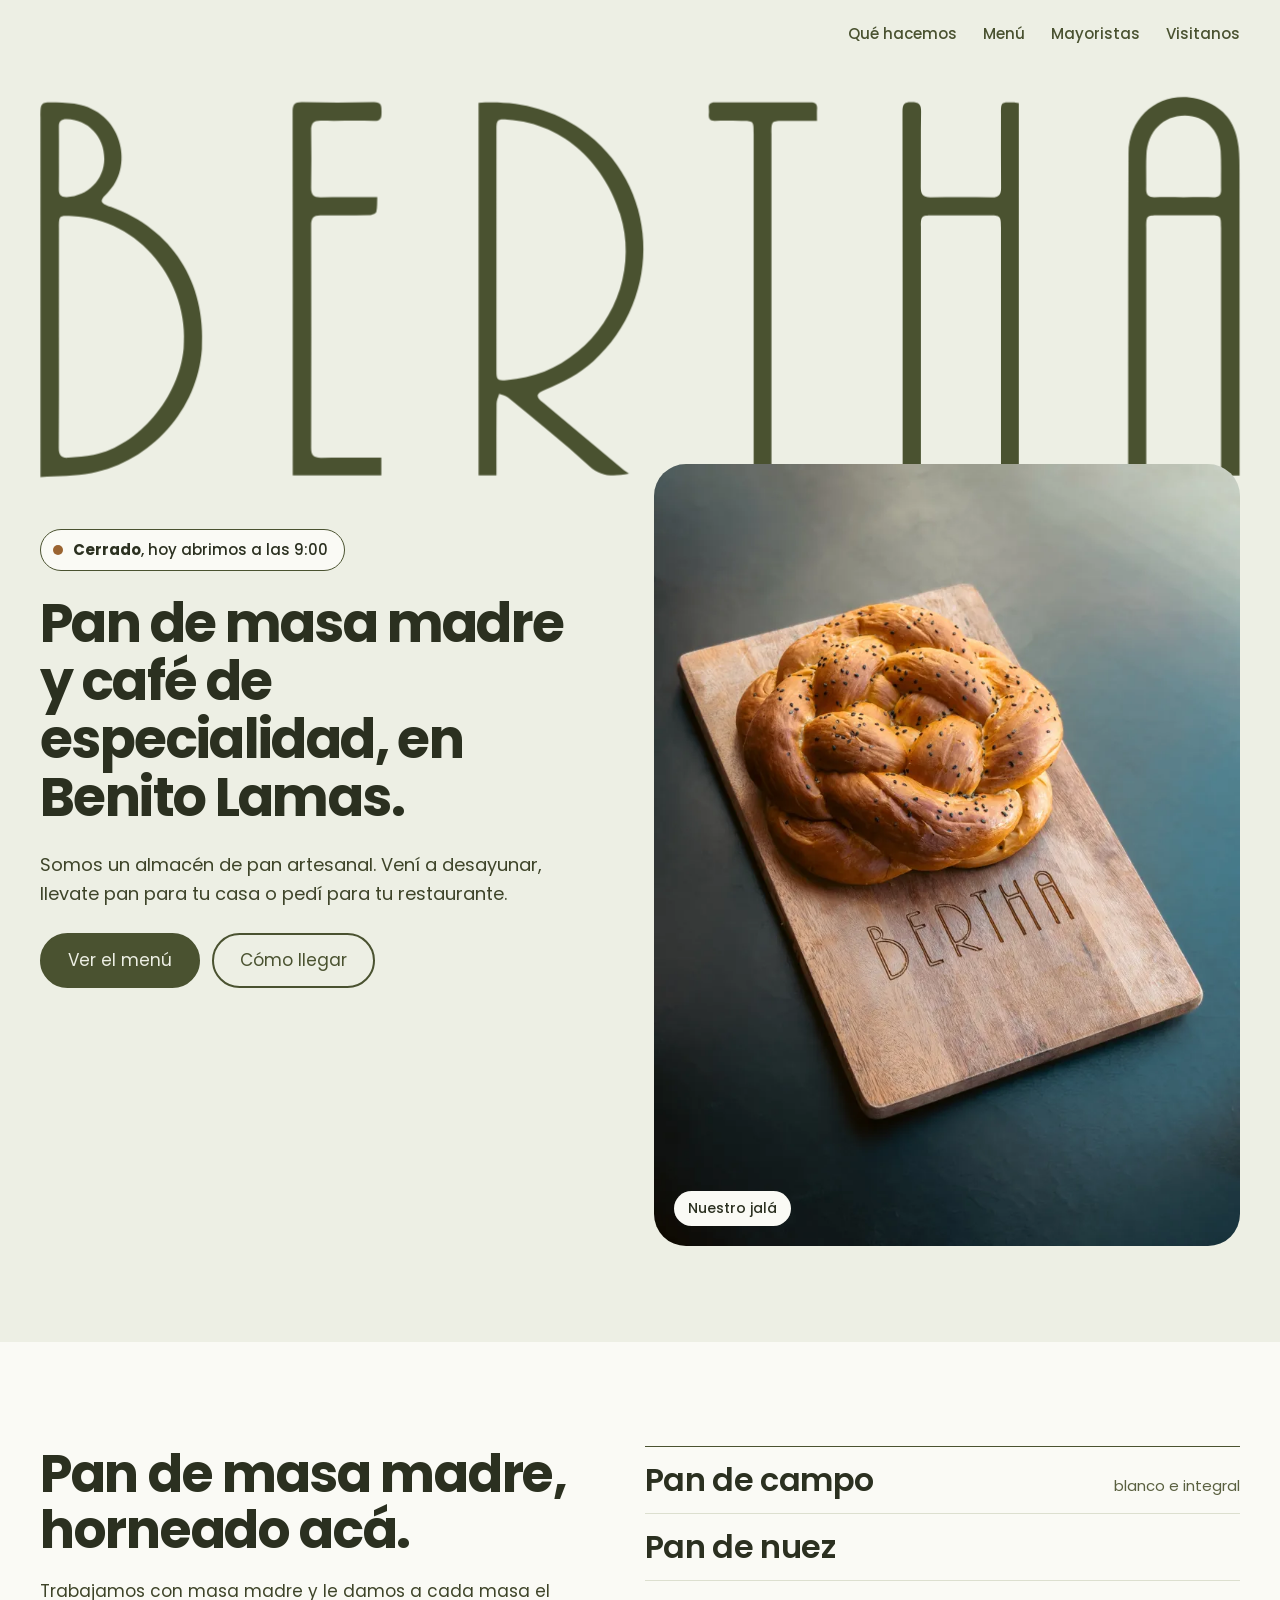
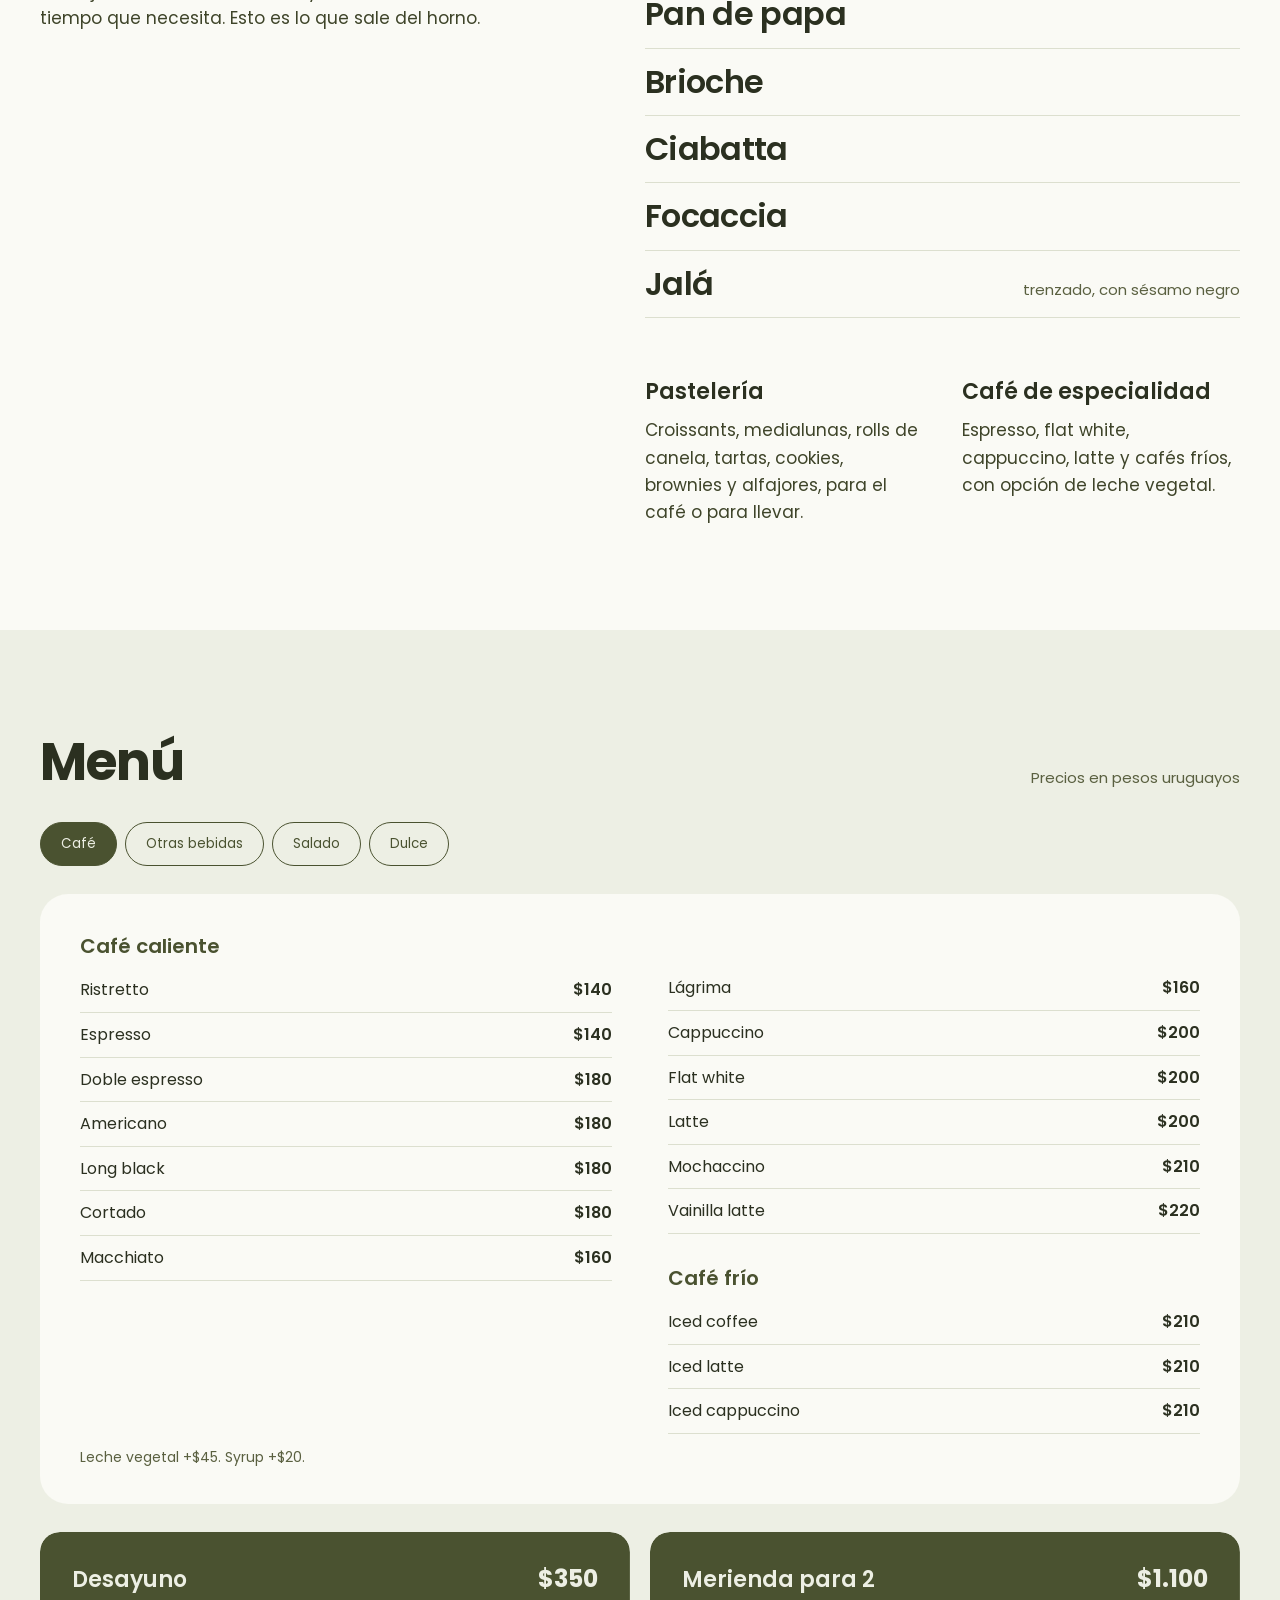
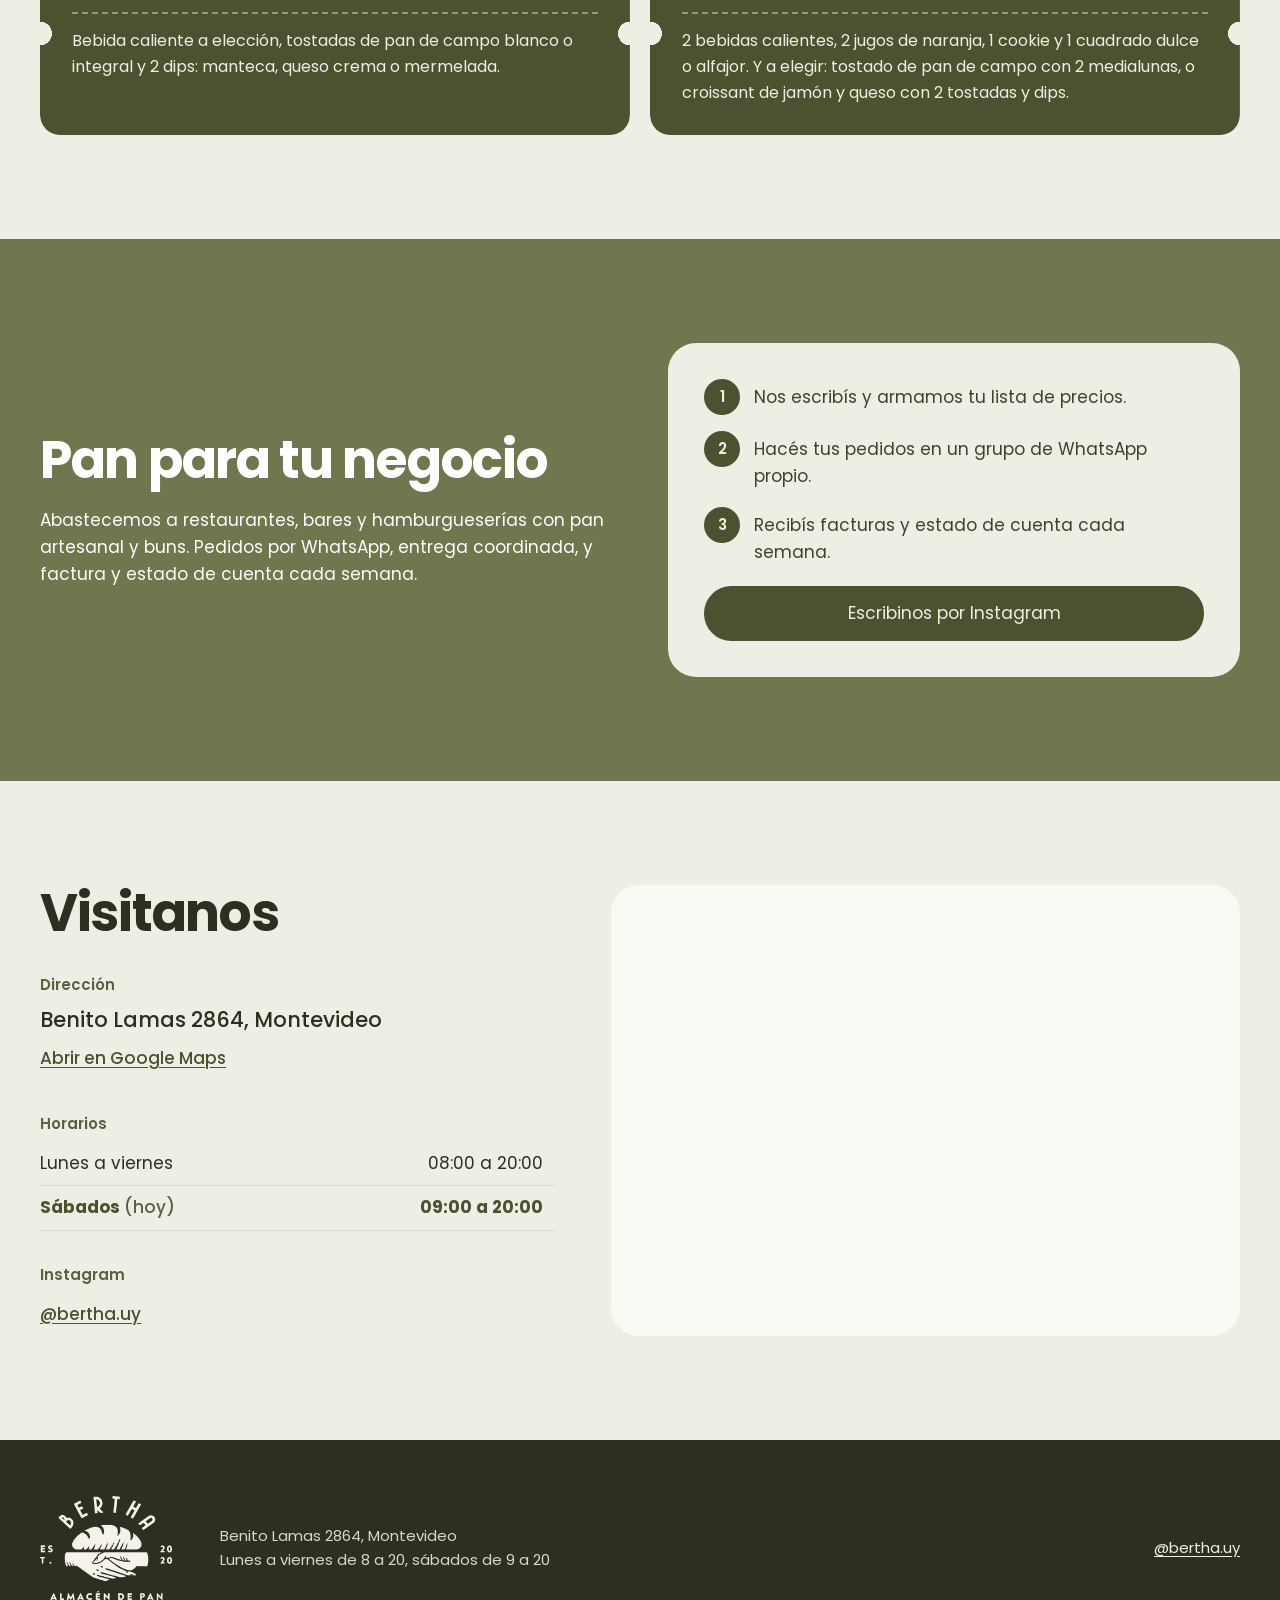
<file: index.html>
<!doctype html>
<html lang="es-UY">
<head>
<meta charset="utf-8">
<meta name="viewport" content="width=device-width, initial-scale=1">
<title>Bertha · Panadería de masa madre y café de especialidad en Montevideo</title>
<meta name="description" content="Bertha, almacén de pan en Benito Lamas 2864, Montevideo. Panadería artesanal con masa madre, pastelería y café de especialidad. Lunes a viernes de 8 a 20, sábados de 9 a 20.">
<link rel="canonical" href="https://bertha.uy/">
<meta name="theme-color" content="#EDEFE4">

<meta property="og:type" content="website">
<meta property="og:locale" content="es_UY">
<meta property="og:site_name" content="Bertha">
<meta property="og:title" content="Bertha · Pan de masa madre y café de especialidad">
<meta property="og:description" content="Almacén de pan artesanal y café de especialidad en Benito Lamas 2864, Montevideo.">
<meta property="og:url" content="https://bertha.uy/">
<meta property="og:image" content="https://bertha.uy/img/og.jpg">
<meta property="og:image:width" content="1200">
<meta property="og:image:height" content="630">
<meta name="twitter:card" content="summary_large_image">

<link rel="icon" href="/favicon.ico" sizes="48x48">
<link rel="icon" href="/favicon.svg" type="image/svg+xml">
<link rel="apple-touch-icon" href="/img/apple-touch-icon.png">
<link rel="manifest" href="/site.webmanifest">

<link rel="preconnect" href="https://fonts.googleapis.com">
<link rel="preconnect" href="https://fonts.gstatic.com" crossorigin>
<link href="https://fonts.googleapis.com/css2?family=Poppins:wght@400;500;600;700&display=swap" rel="stylesheet">
<link rel="preload" as="image" href="/img/jala-1200.webp" imagesrcset="/img/jala-800.webp 800w, /img/jala-1200.webp 1200w" imagesizes="(max-width: 860px) 100vw, 600px">
<link rel="stylesheet" href="/estilos.css">
<script>document.documentElement.classList.add('js');</script>

<script type="application/ld+json">
{
  "@context": "https://schema.org",
  "@type": "Bakery",
  "name": "Bertha",
  "alternateName": "Bertha · Almacén de pan",
  "description": "Panadería artesanal con masa madre y café de especialidad.",
  "url": "https://bertha.uy/",
  "image": "https://bertha.uy/img/og.jpg",
  "logo": "https://bertha.uy/img/logo.png",
  "servesCuisine": ["Panadería", "Café de especialidad"],
  "priceRange": "$",
  "address": {
    "@type": "PostalAddress",
    "streetAddress": "Benito Lamas 2864",
    "addressLocality": "Montevideo",
    "addressCountry": "UY"
  },
  "openingHoursSpecification": [
    { "@type": "OpeningHoursSpecification", "dayOfWeek": ["Monday", "Tuesday", "Wednesday", "Thursday", "Friday"], "opens": "08:00", "closes": "20:00" },
    { "@type": "OpeningHoursSpecification", "dayOfWeek": "Saturday", "opens": "09:00", "closes": "20:00" }
  ],
  "sameAs": ["https://www.instagram.com/bertha.uy/"]
}
</script>
</head>
<body>
<a class="saltar" href="#contenido">Saltar al contenido</a>

<header class="encabezado" id="encabezado">
  <nav class="contenedor nav" aria-label="Principal">
    <a class="marca" href="#inicio" aria-label="Bertha, ir al inicio"><svg aria-hidden="true" viewBox="260.324 218.324 316.235 100.212" width="92" height="29"><g fill="#4A5230"><path d="M 380.574219 258.46875 C 380.574219 269.140625 380.570312 279.808594 380.578125 290.480469 C 380.582031 292.96875 380.804688 293.144531 383.300781 292.960938 C 390.308594 292.433594 396.496094 290.03125 401.96875 285.488281 C 412.714844 276.5625 417.285156 262.332031 413.203125 249.167969 C 409.402344 236.917969 399.265625 225.242188 383.398438 224.25 C 380.867188 224.089844 380.578125 224.289062 380.578125 226.890625 C 380.574219 237.417969 380.574219 247.945312 380.574219 258.46875 M 415.527344 317.660156 C 411.570312 318.359375 408.265625 318.578125 405.058594 315.636719 C 398.191406 309.347656 390.867188 303.546875 383.683594 297.601562 C 383.054688 297.082031 382.105469 296.945312 381.304688 296.628906 C 381.0625 297.46875 380.617188 298.304688 380.609375 299.144531 C 380.546875 304.628906 380.574219 310.113281 380.574219 315.597656 L 380.574219 318.074219 L 375.863281 318.074219 L 375.863281 219.832031 C 385.734375 219.203125 394.785156 221.207031 402.890625 226.835938 C 423.488281 241.140625 425.011719 270.890625 406.105469 288.042969 C 402.382812 291.421875 398.066406 293.613281 393.484375 295.449219 C 390.957031 296.460938 390.820312 297.199219 392.890625 298.933594 C 399.976562 304.882812 407.078125 310.8125 414.183594 316.738281 C 414.597656 317.085938 415.078125 317.355469 415.527344 317.660156"/><path d="M 265.195312 234.4375 C 265.195312 237.140625 265.242188 239.847656 265.175781 242.542969 C 265.140625 244.078125 265.679688 244.730469 267.289062 244.679688 C 272.757812 244.511719 277.148438 240.089844 277.160156 234.632812 C 277.175781 228.78125 272.875 224.242188 267.28125 224.15625 C 265.882812 224.132812 265.15625 224.617188 265.183594 226.121094 C 265.230469 228.894531 265.195312 231.664062 265.195312 234.4375 M 265.195312 281.613281 C 265.195312 291.363281 265.238281 301.117188 265.15625 310.867188 C 265.140625 312.882812 265.90625 313.609375 267.785156 313.417969 C 269.980469 313.191406 272.210938 313.15625 274.351562 312.695312 C 286.378906 310.09375 296.867188 297.5 298.085938 284.636719 C 299.734375 267.15625 286.367188 250.394531 268.816406 249.734375 C 265.191406 249.601562 265.195312 249.445312 265.195312 253 C 265.191406 262.539062 265.191406 272.074219 265.195312 281.613281 M 260.324219 318.535156 L 260.324219 223.722656 C 260.324219 219.699219 260.324219 219.628906 264.457031 219.742188 C 266.578125 219.796875 268.746094 219.917969 270.800781 220.398438 C 282.179688 223.054688 284.898438 237.023438 277.949219 243.632812 C 275.777344 245.695312 276.015625 246.269531 278.898438 247.3125 C 295.027344 253.125 304.078125 267.257812 302.894531 284.769531 C 301.832031 300.515625 289.664062 314.367188 273.78125 317.476562 C 269.507812 318.316406 265.042969 318.191406 260.324219 318.535156"/><path d="M 561.753906 244.734375 C 564.378906 244.734375 567.007812 244.703125 569.632812 244.742188 C 571.058594 244.769531 571.714844 244.195312 571.683594 242.726562 C 571.621094 239.320312 571.765625 235.902344 571.570312 232.507812 C 571.25 226.949219 567.335938 223.199219 562.136719 223.21875 C 556.394531 223.238281 552.285156 227.386719 551.988281 233.628906 C 551.847656 236.601562 551.992188 239.59375 551.933594 242.574219 C 551.902344 244.117188 552.546875 244.773438 554.085938 244.746094 C 556.640625 244.703125 559.195312 244.734375 561.753906 244.734375 M 576.558594 318.144531 L 571.679688 318.144531 L 571.679688 315.351562 C 571.679688 294.496094 571.679688 273.644531 571.675781 252.789062 C 571.675781 249.59375 571.609375 249.527344 568.480469 249.523438 C 564 249.519531 559.515625 249.519531 555.03125 249.523438 C 552.070312 249.527344 551.949219 249.652344 551.949219 252.707031 C 551.949219 273.5625 551.949219 294.414062 551.949219 315.269531 L 551.949219 318.113281 L 547.359375 318.113281 C 547.292969 317.542969 547.179688 317.003906 547.179688 316.460938 C 547.191406 288.707031 547.148438 260.949219 547.277344 233.191406 C 547.332031 221.460938 558.804688 214.792969 569.242188 220.257812 C 573.75 222.617188 575.769531 226.652344 576.296875 231.503906 C 576.546875 233.761719 576.546875 236.054688 576.546875 238.328125 C 576.5625 264.09375 576.558594 289.859375 576.558594 315.621094 Z M 576.558594 318.144531"/><path d="M 492.511719 318.109375 L 487.820312 318.109375 C 487.777344 317.359375 487.703125 316.609375 487.703125 315.863281 C 487.699219 284.605469 487.714844 253.347656 487.660156 222.085938 C 487.65625 220.238281 488.105469 219.625 490.03125 219.644531 C 491.945312 219.660156 492.601562 220.128906 492.5625 222.152344 C 492.433594 228.773438 492.574219 235.398438 492.476562 242.015625 C 492.449219 244.035156 493.082031 244.808594 495.152344 244.769531 C 500.492188 244.671875 505.835938 244.6875 511.171875 244.761719 C 513.027344 244.789062 513.675781 244.078125 513.65625 242.246094 C 513.585938 235.765625 513.628906 229.285156 513.628906 222.804688 C 513.628906 219.628906 513.628906 219.625 516.738281 219.71875 C 517.226562 219.734375 517.710938 219.820312 518.335938 219.890625 L 518.335938 318.074219 L 513.628906 318.074219 L 513.628906 252.769531 C 513.625 249.679688 513.484375 249.535156 510.375 249.527344 C 505.390625 249.515625 500.40625 249.515625 495.421875 249.527344 C 492.714844 249.53125 492.515625 249.726562 492.515625 252.460938 C 492.511719 273.394531 492.511719 294.328125 492.511719 315.261719 Z M 492.511719 318.109375"/><path d="M 350.21875 313.433594 L 350.21875 318.0625 L 326.859375 318.0625 L 326.859375 315.675781 C 326.859375 284.5625 326.878906 253.445312 326.820312 222.328125 C 326.816406 220.332031 327.265625 219.613281 329.390625 219.664062 C 335.652344 219.800781 341.921875 219.792969 348.183594 219.667969 C 350.234375 219.625 350.277344 220.625 350.273438 222.148438 C 350.261719 223.652344 350.265625 224.691406 348.195312 224.621094 C 343.570312 224.46875 338.941406 224.640625 334.3125 224.546875 C 332.335938 224.5 331.679688 225.273438 331.710938 227.183594 C 331.792969 232.167969 331.804688 237.15625 331.703125 242.136719 C 331.667969 244.074219 332.332031 244.804688 334.289062 244.765625 C 339.117188 244.675781 343.945312 244.738281 349.152344 244.738281 C 349.089844 246.175781 349.1875 247.449219 348.894531 248.628906 C 348.792969 249.046875 347.738281 249.472656 347.113281 249.484375 C 342.84375 249.554688 338.566406 249.585938 334.296875 249.496094 C 332.339844 249.449219 331.703125 250.195312 331.710938 252.128906 C 331.757812 271.710938 331.761719 291.289062 331.703125 310.867188 C 331.695312 312.878906 332.472656 313.484375 334.34375 313.457031 C 338.832031 313.386719 343.320312 313.433594 347.804688 313.433594 Z M 350.21875 313.433594"/><path d="M 453.097656 318.144531 L 448.40625 318.144531 L 448.40625 227.917969 C 448.40625 224.59375 448.390625 224.578125 445.074219 224.578125 C 442.796875 224.574219 440.515625 224.484375 438.242188 224.601562 C 436.40625 224.691406 436.519531 223.539062 436.617188 222.386719 C 436.710938 221.265625 435.964844 219.679688 438.210938 219.695312 C 446.613281 219.746094 455.007812 219.734375 463.410156 219.695312 C 464.710938 219.6875 465.226562 220.148438 465.125 221.433594 C 465.054688 222.347656 465.113281 223.269531 465.113281 224.578125 C 462.152344 224.578125 459.339844 224.574219 456.53125 224.578125 C 453.101562 224.578125 453.097656 224.578125 453.097656 227.996094 Z M 453.097656 318.144531"/></g></svg></a>
    <div class="enlaces">
      <a href="#hacemos" class="solo-ancho">Qué hacemos</a>
      <a href="#menu">Menú</a>
      <a href="#mayoristas">Mayoristas</a>
      <a href="#visitanos">Visitanos</a>
    </div>
  </nav>
</header>

<main id="contenido">

<section id="inicio" class="portada">
  <div class="contenedor">
    <h1 class="titulo-marca"><svg class="logotipo" role="img" aria-label="Bertha" viewBox="260.324 218.324 316.235 100.212" width="1200" height="380"><path class="l3" d="M 380.574219 258.46875 C 380.574219 269.140625 380.570312 279.808594 380.578125 290.480469 C 380.582031 292.96875 380.804688 293.144531 383.300781 292.960938 C 390.308594 292.433594 396.496094 290.03125 401.96875 285.488281 C 412.714844 276.5625 417.285156 262.332031 413.203125 249.167969 C 409.402344 236.917969 399.265625 225.242188 383.398438 224.25 C 380.867188 224.089844 380.578125 224.289062 380.578125 226.890625 C 380.574219 237.417969 380.574219 247.945312 380.574219 258.46875 M 415.527344 317.660156 C 411.570312 318.359375 408.265625 318.578125 405.058594 315.636719 C 398.191406 309.347656 390.867188 303.546875 383.683594 297.601562 C 383.054688 297.082031 382.105469 296.945312 381.304688 296.628906 C 381.0625 297.46875 380.617188 298.304688 380.609375 299.144531 C 380.546875 304.628906 380.574219 310.113281 380.574219 315.597656 L 380.574219 318.074219 L 375.863281 318.074219 L 375.863281 219.832031 C 385.734375 219.203125 394.785156 221.207031 402.890625 226.835938 C 423.488281 241.140625 425.011719 270.890625 406.105469 288.042969 C 402.382812 291.421875 398.066406 293.613281 393.484375 295.449219 C 390.957031 296.460938 390.820312 297.199219 392.890625 298.933594 C 399.976562 304.882812 407.078125 310.8125 414.183594 316.738281 C 414.597656 317.085938 415.078125 317.355469 415.527344 317.660156"/><path class="l1" d="M 265.195312 234.4375 C 265.195312 237.140625 265.242188 239.847656 265.175781 242.542969 C 265.140625 244.078125 265.679688 244.730469 267.289062 244.679688 C 272.757812 244.511719 277.148438 240.089844 277.160156 234.632812 C 277.175781 228.78125 272.875 224.242188 267.28125 224.15625 C 265.882812 224.132812 265.15625 224.617188 265.183594 226.121094 C 265.230469 228.894531 265.195312 231.664062 265.195312 234.4375 M 265.195312 281.613281 C 265.195312 291.363281 265.238281 301.117188 265.15625 310.867188 C 265.140625 312.882812 265.90625 313.609375 267.785156 313.417969 C 269.980469 313.191406 272.210938 313.15625 274.351562 312.695312 C 286.378906 310.09375 296.867188 297.5 298.085938 284.636719 C 299.734375 267.15625 286.367188 250.394531 268.816406 249.734375 C 265.191406 249.601562 265.195312 249.445312 265.195312 253 C 265.191406 262.539062 265.191406 272.074219 265.195312 281.613281 M 260.324219 318.535156 L 260.324219 223.722656 C 260.324219 219.699219 260.324219 219.628906 264.457031 219.742188 C 266.578125 219.796875 268.746094 219.917969 270.800781 220.398438 C 282.179688 223.054688 284.898438 237.023438 277.949219 243.632812 C 275.777344 245.695312 276.015625 246.269531 278.898438 247.3125 C 295.027344 253.125 304.078125 267.257812 302.894531 284.769531 C 301.832031 300.515625 289.664062 314.367188 273.78125 317.476562 C 269.507812 318.316406 265.042969 318.191406 260.324219 318.535156"/><path class="l6" d="M 561.753906 244.734375 C 564.378906 244.734375 567.007812 244.703125 569.632812 244.742188 C 571.058594 244.769531 571.714844 244.195312 571.683594 242.726562 C 571.621094 239.320312 571.765625 235.902344 571.570312 232.507812 C 571.25 226.949219 567.335938 223.199219 562.136719 223.21875 C 556.394531 223.238281 552.285156 227.386719 551.988281 233.628906 C 551.847656 236.601562 551.992188 239.59375 551.933594 242.574219 C 551.902344 244.117188 552.546875 244.773438 554.085938 244.746094 C 556.640625 244.703125 559.195312 244.734375 561.753906 244.734375 M 576.558594 318.144531 L 571.679688 318.144531 L 571.679688 315.351562 C 571.679688 294.496094 571.679688 273.644531 571.675781 252.789062 C 571.675781 249.59375 571.609375 249.527344 568.480469 249.523438 C 564 249.519531 559.515625 249.519531 555.03125 249.523438 C 552.070312 249.527344 551.949219 249.652344 551.949219 252.707031 C 551.949219 273.5625 551.949219 294.414062 551.949219 315.269531 L 551.949219 318.113281 L 547.359375 318.113281 C 547.292969 317.542969 547.179688 317.003906 547.179688 316.460938 C 547.191406 288.707031 547.148438 260.949219 547.277344 233.191406 C 547.332031 221.460938 558.804688 214.792969 569.242188 220.257812 C 573.75 222.617188 575.769531 226.652344 576.296875 231.503906 C 576.546875 233.761719 576.546875 236.054688 576.546875 238.328125 C 576.5625 264.09375 576.558594 289.859375 576.558594 315.621094 Z M 576.558594 318.144531"/><path class="l5" d="M 492.511719 318.109375 L 487.820312 318.109375 C 487.777344 317.359375 487.703125 316.609375 487.703125 315.863281 C 487.699219 284.605469 487.714844 253.347656 487.660156 222.085938 C 487.65625 220.238281 488.105469 219.625 490.03125 219.644531 C 491.945312 219.660156 492.601562 220.128906 492.5625 222.152344 C 492.433594 228.773438 492.574219 235.398438 492.476562 242.015625 C 492.449219 244.035156 493.082031 244.808594 495.152344 244.769531 C 500.492188 244.671875 505.835938 244.6875 511.171875 244.761719 C 513.027344 244.789062 513.675781 244.078125 513.65625 242.246094 C 513.585938 235.765625 513.628906 229.285156 513.628906 222.804688 C 513.628906 219.628906 513.628906 219.625 516.738281 219.71875 C 517.226562 219.734375 517.710938 219.820312 518.335938 219.890625 L 518.335938 318.074219 L 513.628906 318.074219 L 513.628906 252.769531 C 513.625 249.679688 513.484375 249.535156 510.375 249.527344 C 505.390625 249.515625 500.40625 249.515625 495.421875 249.527344 C 492.714844 249.53125 492.515625 249.726562 492.515625 252.460938 C 492.511719 273.394531 492.511719 294.328125 492.511719 315.261719 Z M 492.511719 318.109375"/><path class="l2" d="M 350.21875 313.433594 L 350.21875 318.0625 L 326.859375 318.0625 L 326.859375 315.675781 C 326.859375 284.5625 326.878906 253.445312 326.820312 222.328125 C 326.816406 220.332031 327.265625 219.613281 329.390625 219.664062 C 335.652344 219.800781 341.921875 219.792969 348.183594 219.667969 C 350.234375 219.625 350.277344 220.625 350.273438 222.148438 C 350.261719 223.652344 350.265625 224.691406 348.195312 224.621094 C 343.570312 224.46875 338.941406 224.640625 334.3125 224.546875 C 332.335938 224.5 331.679688 225.273438 331.710938 227.183594 C 331.792969 232.167969 331.804688 237.15625 331.703125 242.136719 C 331.667969 244.074219 332.332031 244.804688 334.289062 244.765625 C 339.117188 244.675781 343.945312 244.738281 349.152344 244.738281 C 349.089844 246.175781 349.1875 247.449219 348.894531 248.628906 C 348.792969 249.046875 347.738281 249.472656 347.113281 249.484375 C 342.84375 249.554688 338.566406 249.585938 334.296875 249.496094 C 332.339844 249.449219 331.703125 250.195312 331.710938 252.128906 C 331.757812 271.710938 331.761719 291.289062 331.703125 310.867188 C 331.695312 312.878906 332.472656 313.484375 334.34375 313.457031 C 338.832031 313.386719 343.320312 313.433594 347.804688 313.433594 Z M 350.21875 313.433594"/><path class="l4" d="M 453.097656 318.144531 L 448.40625 318.144531 L 448.40625 227.917969 C 448.40625 224.59375 448.390625 224.578125 445.074219 224.578125 C 442.796875 224.574219 440.515625 224.484375 438.242188 224.601562 C 436.40625 224.691406 436.519531 223.539062 436.617188 222.386719 C 436.710938 221.265625 435.964844 219.679688 438.210938 219.695312 C 446.613281 219.746094 455.007812 219.734375 463.410156 219.695312 C 464.710938 219.6875 465.226562 220.148438 465.125 221.433594 C 465.054688 222.347656 465.113281 223.269531 465.113281 224.578125 C 462.152344 224.578125 459.339844 224.574219 456.53125 224.578125 C 453.101562 224.578125 453.097656 224.578125 453.097656 227.996094 Z M 453.097656 318.144531"/></svg></h1>
    <div class="portada-cuerpo">
      <div class="portada-texto">
        <p class="cartel" id="cartel" data-estado="">
          <span class="luz" aria-hidden="true"></span>
          <span id="cartel-texto">Lunes a viernes de 8 a 20, sábados de 9 a 20</span>
        </p>
        <p class="lema">Pan de masa madre y café de especialidad, en Benito Lamas.</p>
        <p class="bajada">Somos un almacén de pan artesanal. Vení a desayunar, llevate pan para tu casa o pedí para tu restaurante.</p>
        <div class="botones">
          <a class="boton" href="#menu">Ver el menú</a>
          <a class="boton contorno" href="#visitanos">Cómo llegar</a>
        </div>
      </div>
      <figure class="foto-portada">
        <picture>
          <source type="image/webp" srcset="/img/jala-800.webp 800w, /img/jala-1200.webp 1200w" sizes="(max-width: 860px) 100vw, 600px">
          <img src="/img/jala-1200.jpg" srcset="/img/jala-800.jpg 800w, /img/jala-1200.jpg 1200w" sizes="(max-width: 860px) 100vw, 600px" width="1200" height="1600" alt="Pan jalá trenzado con sésamo negro sobre una tabla de madera grabada con el nombre Bertha" fetchpriority="high">
        </picture>
        <figcaption>Nuestro jalá</figcaption>
      </figure>
    </div>
  </div>
</section>

<section id="hacemos" class="hacemos">
  <div class="contenedor">
    <div class="hacemos-grilla">
      <div class="hacemos-intro">
        <h2>Pan de masa madre, horneado acá.</h2>
        <p class="bajada">Trabajamos con masa madre y le damos a cada masa el tiempo que necesita. Esto es lo que sale del horno.</p>
      </div>
      <div>
        <ul class="panes">
          <li><span class="nombre">Pan de campo</span><span class="nota">blanco e integral</span></li>
          <li><span class="nombre">Pan de nuez</span></li>
          <li><span class="nombre">Pan de papa</span></li>
          <li><span class="nombre">Brioche</span></li>
          <li><span class="nombre">Ciabatta</span></li>
          <li><span class="nombre">Focaccia</span></li>
          <li><span class="nombre">Jalá</span><span class="nota">trenzado, con sésamo negro</span></li>
        </ul>
        <div class="otras">
          <div>
            <h3>Pastelería</h3>
            <p>Croissants, medialunas, rolls de canela, tartas, cookies, brownies y alfajores, para el café o para llevar.</p>
          </div>
          <div>
            <h3>Café de especialidad</h3>
            <p>Espresso, flat white, cappuccino, latte y cafés fríos, con opción de leche vegetal.</p>
          </div>
        </div>
      </div>
    </div>
  </div>
</section>

<section id="menu" class="menu">
  <div class="contenedor">
    <div class="menu-cabecera">
      <h2>Menú</h2>
      <p>Precios en pesos uruguayos</p>
    </div>

    <div class="pestanas" role="tablist" aria-label="Categorías del menú" hidden>
      <button role="tab" id="tab-cafe" aria-controls="p-cafe" aria-selected="true">Café</button>
      <button role="tab" id="tab-bebidas" aria-controls="p-bebidas" aria-selected="false" tabindex="-1">Otras bebidas</button>
      <button role="tab" id="tab-salado" aria-controls="p-salado" aria-selected="false" tabindex="-1">Salado</button>
      <button role="tab" id="tab-dulce" aria-controls="p-dulce" aria-selected="false" tabindex="-1">Dulce</button>
    </div>

    <div class="panel" id="p-cafe" role="tabpanel" aria-labelledby="tab-cafe">
      <div class="columnas">
        <div>
          <h3>Café caliente</h3>
          <ul class="lista">
            <li><span>Ristretto</span><span>$140</span></li>
            <li><span>Espresso</span><span>$140</span></li>
            <li><span>Doble espresso</span><span>$180</span></li>
            <li><span>Americano</span><span>$180</span></li>
            <li><span>Long black</span><span>$180</span></li>
            <li><span>Cortado</span><span>$180</span></li>
            <li><span>Macchiato</span><span>$160</span></li>
          </ul>
        </div>
        <div class="sigue">
          <ul class="lista">
            <li><span>Lágrima</span><span>$160</span></li>
            <li><span>Cappuccino</span><span>$200</span></li>
            <li><span>Flat white</span><span>$200</span></li>
            <li><span>Latte</span><span>$200</span></li>
            <li><span>Mochaccino</span><span>$210</span></li>
            <li><span>Vainilla latte</span><span>$220</span></li>
          </ul>
          <h3>Café frío</h3>
          <ul class="lista">
            <li><span>Iced coffee</span><span>$210</span></li>
            <li><span>Iced latte</span><span>$210</span></li>
            <li><span>Iced cappuccino</span><span>$210</span></li>
          </ul>
        </div>
      </div>
      <p class="extra">Leche vegetal +$45. Syrup +$20.</p>
    </div>

    <div class="panel" id="p-bebidas" role="tabpanel" aria-labelledby="tab-bebidas">
      <div class="columnas">
        <ul class="lista">
          <li><span>Chocolate caliente</span><span>$210</span></li>
          <li><span>Té Ceylán</span><span>$140</span></li>
          <li><span>Té Intizen</span><span>$140</span></li>
          <li><span>Jugo de naranja</span><span>$200</span></li>
        </ul>
        <ul class="lista">
          <li><span>Colet</span><span>$80</span></li>
          <li><span>Refresco 250 ml</span><span>$60</span></li>
          <li><span>Refresco 600 ml</span><span>$110</span></li>
          <li><span>Salus Frutté</span><span>$90</span></li>
          <li><span>Agua Salus</span><span>$90</span></li>
        </ul>
      </div>
    </div>

    <div class="panel" id="p-salado" role="tabpanel" aria-labelledby="tab-salado">
      <div class="columnas">
        <div>
          <h3>Antojos salados</h3>
          <ul class="lista">
            <li><span>Croissant</span><span>$120</span></li>
            <li><span>Medialuna</span><span>$100</span></li>
            <li><span>Scon de queso</span><span>$110</span></li>
            <li><span>Chipá de queso</span><span>$100</span></li>
            <li><span>Roll de queso</span><span>$140</span></li>
            <li><span>Croissant de queso</span><span>$140</span></li>
          </ul>
          <h3>Rellenos</h3>
          <ul class="lista">
            <li><span>Croissant<span class="det">jamón y dambo</span></span><span>$210</span></li>
            <li><span>Croissant<span class="det">rúcula, bondiola y dambo</span></span><span>$250</span></li>
            <li><span>Medialuna<span class="det">jamón y dambo</span></span><span>$180</span></li>
            <li><span>Medialuna<span class="det">bondiola y rúcula</span></span><span>$200</span></li>
            <li><span>Scon<span class="det">jamón y dambo</span></span><span>$180</span></li>
            <li><span>Chipá<span class="det">jamón y dambo</span></span><span>$150</span></li>
          </ul>
        </div>
        <div>
          <h3>Sándwiches y tostados</h3>
          <ul class="lista">
            <li><span>Tostado<span class="det">pan de papa, jamón y dambo</span></span><span>$180</span></li>
            <li><span>Pan de campo<span class="det">jamón y dambo, o caprese</span></span><span>$200</span></li>
            <li><span>Pan de nuez<span class="det">jamón y dambo, o bondiola, rúcula y queso crema</span></span><span>$180</span></li>
            <li><span>Olímpico en pan brioche<span class="det">jamón, dambo, lechuga, tomate y mayonesa</span></span><span>$320</span></li>
            <li><span>Focaccia<span class="det">mortadela, alioli, tomate seco y pesto de albahaca</span></span><span>$380</span></li>
            <li><span>Ciabatta mediterránea<span class="det">bondiola, rúcula, aceitunas negras y dambo</span></span><span>$380</span></li>
            <li><span>Tostadas<span class="det">pan de campo con 2 dips a elección</span></span><span>$200</span></li>
          </ul>
        </div>
      </div>
    </div>

    <div class="panel" id="p-dulce" role="tabpanel" aria-labelledby="tab-dulce">
      <div class="columnas">
        <ul class="lista">
          <li><span>Tarta de manzana</span><span>$210</span></li>
          <li><span>Tarta de pera</span><span>$210</span></li>
          <li><span>Carrot cake</span><span>$210</span></li>
          <li><span>Budín banana y choco belga</span><span>$190</span></li>
          <li><span>Cuadrado de limón</span><span>$140</span></li>
          <li><span>Cuadrado de coco y dulce de leche</span><span>$190</span></li>
          <li><span>Brookie</span><span>$220</span></li>
          <li><span>Brownie</span><span>$190</span></li>
          <li><span>Alfajor de maicena</span><span>$140</span></li>
          <li><span>Alfajor clásico</span><span>$160</span></li>
          <li><span>Alfa cookie</span><span>$220</span></li>
        </ul>
        <ul class="lista">
          <li><span>Espejito</span><span>$150</span></li>
          <li><span>Margarita</span><span>$100</span></li>
          <li><span>Pain au chocolat</span><span>$140</span></li>
          <li><span>Danesa</span><span>$140</span></li>
          <li><span>Almendrado</span><span>$160</span></li>
          <li><span>Choco almendrado</span><span>$160</span></li>
          <li><span>Roll de canela</span><span>$140</span></li>
          <li><span>Roll de canela con frosting</span><span>$160</span></li>
          <li><span>Roll de chocolate</span><span>$160</span></li>
          <li><span>Lemon cookie</span><span>$140</span></li>
          <li><span>Choco belga</span><span>$140</span></li>
          <li><span>NY cookie choco chips</span><span>$120</span></li>
        </ul>
      </div>
    </div>

    <div class="promos">
      <article class="ticket">
        <div class="ticket-cab"><h3>Desayuno</h3><span class="precio">$350</span></div>
        <p>Bebida caliente a elección, tostadas de pan de campo blanco o integral y 2 dips: manteca, queso crema o mermelada.</p>
      </article>
      <article class="ticket">
        <div class="ticket-cab"><h3>Merienda para 2</h3><span class="precio">$1.100</span></div>
        <p>2 bebidas calientes, 2 jugos de naranja, 1 cookie y 1 cuadrado dulce o alfajor. Y a elegir: tostado de pan de campo con 2 medialunas, o croissant de jamón y queso con 2 tostadas y dips.</p>
      </article>
    </div>
  </div>
</section>

<section id="mayoristas" class="mayoristas">
  <div class="contenedor">
    <div class="mayoristas-texto">
      <h2>Pan para tu negocio</h2>
      <p class="bajada">Abastecemos a restaurantes, bares y hamburgueserías con pan artesanal y buns. Pedidos por WhatsApp, entrega coordinada, y factura y estado de cuenta cada semana.</p>
    </div>
    <div class="pasos">
      <ol>
        <li><span>Nos escribís y armamos tu lista de precios.</span></li>
        <li><span>Hacés tus pedidos en un grupo de WhatsApp propio.</span></li>
        <li><span>Recibís facturas y estado de cuenta cada semana.</span></li>
      </ol>
      <!-- Cuando esté el número: href="https://wa.me/598XXXXXXXX" y texto "Escribinos por WhatsApp" -->
      <a class="boton" href="https://ig.me/m/bertha.uy">Escribinos por Instagram</a>
    </div>
  </div>
</section>

<section id="visitanos" class="visitanos">
  <div class="contenedor visitanos-grilla">
    <div class="datos">
      <h2>Visitanos</h2>
      <div class="dato">
        <h3>Dirección</h3>
        <address>Benito Lamas 2864, Montevideo</address>
        <a class="enlace" href="https://www.google.com/maps/search/?api=1&amp;query=Bertha+Benito+Lamas+2864+Montevideo">Abrir en Google Maps</a>
      </div>
      <div class="dato">
        <h3>Horarios</h3>
        <table class="horarios">
          <tbody>
            <tr data-dias="1,2,3,4,5"><th scope="row">Lunes a viernes</th><td>08:00 a 20:00</td></tr>
            <tr data-dias="6"><th scope="row">Sábados</th><td>09:00 a 20:00</td></tr>
          </tbody>
        </table>
      </div>
      <div class="dato">
        <h3>Instagram</h3>
        <a class="enlace" href="https://www.instagram.com/bertha.uy/">@bertha.uy</a>
      </div>
    </div>
    <div class="mapa">
      <iframe title="Mapa: Bertha en Benito Lamas 2864, Montevideo" src="https://www.google.com/maps?q=Benito%20Lamas%202864%2C%20Montevideo%2C%20Uruguay&amp;z=16&amp;output=embed" loading="lazy" referrerpolicy="no-referrer-when-downgrade"></iframe>
    </div>
  </div>
</section>

</main>

<footer class="pie">
  <div class="contenedor">
    <img src="/img/logo.png" width="900" height="714" loading="lazy" alt="Bertha, almacén de pan, desde 2020">
    <p>Benito Lamas 2864, Montevideo<br>Lunes a viernes de 8 a 20, sábados de 9 a 20</p>
    <p><a href="https://www.instagram.com/bertha.uy/">@bertha.uy</a></p>
  </div>
</footer>

<script>
(function () {
  // Horarios: día de la semana (0 = domingo) → [abre, cierra] en minutos. Si cambian, actualizar acá y en la tabla.
  var HORARIO = { 1: [480, 1200], 2: [480, 1200], 3: [480, 1200], 4: [480, 1200], 5: [480, 1200], 6: [540, 1200] };
  var NOMBRES = ['domingo', 'lunes', 'martes', 'miércoles', 'jueves', 'viernes', 'sábado'];

  function horaMontevideo() {
    var p = new Intl.DateTimeFormat('en-US', { timeZone: 'America/Montevideo', weekday: 'short', hour: 'numeric', minute: 'numeric', hourCycle: 'h23' }).formatToParts(new Date());
    var v = {}; p.forEach(function (x) { v[x.type] = x.value; });
    var dia = ['Sun', 'Mon', 'Tue', 'Wed', 'Thu', 'Fri', 'Sat'].indexOf(v.weekday);
    return { dia: dia, min: parseInt(v.hour, 10) * 60 + parseInt(v.minute, 10) };
  }
  function hhmm(m) { return Math.floor(m / 60) + ':' + ('0' + (m % 60)).slice(-2); }

  function actualizarCartel() {
    var cartel = document.getElementById('cartel'), texto = document.getElementById('cartel-texto');
    if (!cartel || !window.Intl) return;
    var ahora = horaMontevideo(), hoy = HORARIO[ahora.dia];
    if (hoy && ahora.min >= hoy[0] && ahora.min < hoy[1]) {
      cartel.dataset.estado = 'abierto';
      texto.innerHTML = '<strong>Abierto</strong>, hoy hasta las ' + hhmm(hoy[1]);
      return;
    }
    cartel.dataset.estado = 'cerrado';
    if (hoy && ahora.min < hoy[0]) { texto.innerHTML = '<strong>Cerrado</strong>, hoy abrimos a las ' + hhmm(hoy[0]); return; }
    for (var i = 1; i <= 7; i++) {
      var d = (ahora.dia + i) % 7;
      if (HORARIO[d]) {
        texto.innerHTML = '<strong>Cerrado</strong>, abrimos ' + (i === 1 ? 'mañana' : 'el ' + NOMBRES[d]) + ' a las ' + hhmm(HORARIO[d][0]);
        return;
      }
    }
  }

  function marcarHoy() {
    var dia = String(horaMontevideo().dia);
    document.querySelectorAll('.horarios tr').forEach(function (tr) {
      if (tr.dataset.dias.split(',').indexOf(dia) !== -1) tr.classList.add('hoy');
    });
  }

  function pestanas() {
    var lista = document.querySelector('.pestanas');
    if (!lista) return;
    var tabs = Array.prototype.slice.call(lista.querySelectorAll('[role="tab"]'));
    function elegir(tab, foco) {
      tabs.forEach(function (t) {
        var sel = t === tab;
        t.setAttribute('aria-selected', sel);
        t.tabIndex = sel ? 0 : -1;
        document.getElementById(t.getAttribute('aria-controls')).hidden = !sel;
      });
      if (foco) tab.focus();
    }
    tabs.forEach(function (t, i) {
      t.addEventListener('click', function () { elegir(t); });
      t.addEventListener('keydown', function (e) {
        var n = e.key === 'ArrowRight' ? 1 : e.key === 'ArrowLeft' ? -1 : 0;
        if (n) { e.preventDefault(); elegir(tabs[(i + n + tabs.length) % tabs.length], true); }
      });
    });
    lista.hidden = false;
    elegir(tabs[0]);
  }

  function bordeEncabezado() {
    var enc = document.getElementById('encabezado');
    var f = function () { enc.classList.toggle('con-borde', window.scrollY > 240); };
    f(); window.addEventListener('scroll', f, { passive: true });
  }

  try { actualizarCartel(); marcarHoy(); setInterval(actualizarCartel, 60000); } catch (e) {}
  pestanas();
  bordeEncabezado();
})();
</script>
</body>
</html>
</file>
<file: estilos.css>
/* Bertha · web pública
   Paleta de la marca: oliva + salvia, con un toque de corteza de pan. */
:root {
  --oliva-osc: #4A5230;
  --oliva: #70774E;
  --tinta: #2B3020;
  --texto: #3E4429;
  --suave: #5A6040;
  --salvia: #EDEFE4;
  --papel: #FAFAF5;
  --corteza: #9A6331;
  --linea: #DCDFCF;
}

*, *::before, *::after { box-sizing: border-box; }
html { scroll-behavior: smooth; scroll-padding-top: 80px; -webkit-text-size-adjust: 100%; }
body {
  margin: 0;
  font-family: 'Poppins', system-ui, sans-serif;
  font-size: 17px;
  line-height: 1.6;
  color: var(--tinta);
  background: var(--salvia);
}
img, svg, iframe { display: block; max-width: 100%; }
h1, h2, h3, p, ul, ol, dl, dd { margin: 0; }
a { color: var(--oliva-osc); text-underline-offset: 3px; }
a:hover { color: var(--tinta); }
:focus-visible { outline: 3px solid var(--corteza); outline-offset: 3px; border-radius: 6px; }

.saltar { position: absolute; left: -9999px; top: 8px; z-index: 100; background: var(--oliva-osc); color: #fff; padding: 10px 16px; border-radius: 8px; }
.saltar:focus { left: 8px; }

.contenedor { width: min(1200px, 100% - 48px); margin-inline: auto; }

h2 { font-size: clamp(2rem, 4.4vw, 3.25rem); line-height: 1.08; font-weight: 700; letter-spacing: -.025em; }
.bajada { color: var(--texto); max-width: 34em; }

.boton {
  display: inline-flex; align-items: center; justify-content: center; gap: 10px;
  min-height: 52px; padding: 12px 26px; border-radius: 999px;
  font: 600 16px/1.2 inherit; font-family: inherit; text-decoration: none; cursor: pointer;
  background: var(--oliva-osc); color: var(--salvia); border: 2px solid var(--oliva-osc);
}
.boton:hover { background: var(--tinta); border-color: var(--tinta); color: var(--salvia); }
.boton.contorno { background: transparent; color: var(--oliva-osc); }
.boton.contorno:hover { background: var(--oliva-osc); color: var(--salvia); }

/* ── Cartel de la puerta ─────────────────────────── */
.cartel {
  display: inline-flex; align-items: center; gap: 10px;
  padding: 8px 16px 8px 12px; border-radius: 999px;
  background: var(--papel); border: 1.5px solid var(--oliva-osc);
  font-size: 15px; font-weight: 500; color: var(--tinta);
  min-height: 40px;
}
.cartel .luz { width: 10px; height: 10px; border-radius: 50%; background: var(--suave); flex: none; }
.cartel[data-estado="abierto"] .luz { background: var(--oliva); box-shadow: 0 0 0 4px rgba(112, 119, 78, .22); }
.cartel[data-estado="cerrado"] .luz { background: var(--corteza); }
.cartel strong { font-weight: 700; }

/* ── Encabezado ──────────────────────────────────── */
.encabezado { position: sticky; top: 0; z-index: 50; background: rgba(237, 239, 228, .92); backdrop-filter: blur(10px); -webkit-backdrop-filter: blur(10px); border-bottom: 1px solid transparent; transition: border-color .2s; }
.encabezado.con-borde { border-bottom-color: var(--linea); }
.nav { display: flex; align-items: center; justify-content: space-between; gap: 16px; min-height: 68px; }
.marca { display: flex; padding: 8px 0; }
.marca svg { width: 92px; height: auto; opacity: 0; transition: opacity .25s; }
.encabezado.con-borde .marca svg { opacity: 1; }
.enlaces { display: flex; align-items: center; gap: 4px 26px; font-weight: 500; font-size: 15px; }
.enlaces a { text-decoration: none; padding: 10px 0; }
.enlaces a:hover { text-decoration: underline; }
@media (max-width: 640px) {
  .encabezado { position: static; }
  .marca svg { opacity: 1; width: 80px; }
  .enlaces { gap: 2px 16px; font-size: 14px; }
  .enlaces .solo-ancho { display: none; }
}

/* ── Portada ─────────────────────────────────────── */
.portada { padding-block: 28px 96px; }
.logotipo { width: 100%; height: auto; color: var(--oliva-osc); overflow: visible; }
.logotipo path { transform-box: fill-box; }
.logotipo path { fill: currentColor; }
@media (prefers-reduced-motion: no-preference) {
  .logotipo path { animation: subir .9s cubic-bezier(.2, .7, .2, 1) both; }
  .logotipo .l1 { animation-delay: .05s; } .logotipo .l2 { animation-delay: .13s; }
  .logotipo .l3 { animation-delay: .21s; } .logotipo .l4 { animation-delay: .29s; }
  .logotipo .l5 { animation-delay: .37s; } .logotipo .l6 { animation-delay: .45s; }
  @keyframes subir { from { opacity: 0; transform: translateY(18px); } to { opacity: 1; transform: none; } }
}
.portada-cuerpo { display: grid; grid-template-columns: minmax(0, 1fr) minmax(0, 1.05fr); gap: 56px; align-items: start; margin-top: 40px; }
.portada-texto { display: flex; flex-direction: column; gap: 24px; padding-top: 12px; }
.titulo-marca { margin: 0; line-height: 0; }
.lema { font-size: clamp(2.1rem, 4.2vw, 3.4rem); line-height: 1.08; font-weight: 700; letter-spacing: -.03em; max-width: 13em; }
.portada .bajada { font-size: 18px; }
.botones { display: flex; flex-wrap: wrap; gap: 12px; }
.foto-portada { margin: -9% 0 0; position: relative; }
.foto-portada img { width: 100%; height: auto; aspect-ratio: 3 / 4; object-fit: cover; object-position: center 45%; border-radius: 32px; }
.portada-texto .cartel { align-self: flex-start; }
.foto-portada figcaption { position: absolute; left: 20px; bottom: 20px; background: var(--papel); color: var(--tinta); font-size: 14px; font-weight: 500; padding: 6px 14px; border-radius: 999px; }
@media (max-width: 860px) {
  .portada { padding-bottom: 72px; }
  .portada-cuerpo { grid-template-columns: 1fr; gap: 32px; margin-top: 24px; }
  .foto-portada { margin-top: 0; order: -1; }
  .foto-portada img { aspect-ratio: 1 / 1; object-position: center 42%; border-radius: 24px; }
}

/* ── Qué hacemos ─────────────────────────────────── */
.hacemos { background: var(--papel); padding-block: 104px; }
.hacemos-grilla { display: grid; grid-template-columns: minmax(0, 1fr) minmax(0, 1.1fr); gap: 64px; align-items: start; }
.hacemos-intro { display: flex; flex-direction: column; gap: 20px; position: sticky; top: 104px; }
.panes { list-style: none; padding: 0; border-top: 1.5px solid var(--oliva-osc); }
.panes li { display: flex; justify-content: space-between; align-items: baseline; gap: 16px; padding: 14px 0; border-bottom: 1px solid var(--linea); }
.panes .nombre { font-size: clamp(1.4rem, 2.6vw, 2rem); font-weight: 600; letter-spacing: -.02em; line-height: 1.2; }
.panes .nota { font-size: 15px; color: var(--suave); text-align: right; }
.otras { display: grid; grid-template-columns: repeat(2, minmax(0, 1fr)); gap: 40px; margin-top: 56px; }
.otras h3 { font-size: 22px; font-weight: 600; margin-bottom: 8px; }
.otras p { color: var(--texto); }
@media (max-width: 860px) {
  .hacemos { padding-block: 72px; }
  .hacemos-grilla { grid-template-columns: 1fr; gap: 36px; }
  .hacemos-intro { position: static; }
  .otras { grid-template-columns: 1fr; gap: 28px; margin-top: 40px; }
}

/* ── Menú ────────────────────────────────────────── */
.menu { padding-block: 104px; }
.menu-cabecera { display: flex; flex-wrap: wrap; justify-content: space-between; align-items: end; gap: 16px 32px; margin-bottom: 32px; }
.menu-cabecera p { color: var(--suave); font-size: 15px; }
.pestanas { display: flex; gap: 8px; flex-wrap: wrap; margin-bottom: 28px; }
.pestanas button {
  font: 500 15px/1 inherit; font-family: inherit; cursor: pointer;
  min-height: 44px; padding: 10px 20px; border-radius: 999px;
  background: transparent; color: var(--oliva-osc); border: 1.5px solid var(--oliva-osc);
}
.pestanas button[aria-selected="true"] { background: var(--oliva-osc); color: var(--salvia); }
.pestanas button:hover:not([aria-selected="true"]) { background: rgba(74, 82, 48, .08); }
.panel { background: var(--papel); border-radius: 28px; padding: 36px 40px; }
.panel + .panel { margin-top: 20px; }
.js .panel + .panel { margin-top: 0; }
.panel[hidden] { display: none; }
.panel h3 { font-size: 20px; font-weight: 600; color: var(--oliva-osc); margin-bottom: 6px; }
.panel h3:not(:first-child) { margin-top: 28px; }
.columnas { display: grid; grid-template-columns: repeat(2, minmax(0, 1fr)); gap: 0 56px; }
.lista { list-style: none; padding: 0; }
.lista li { display: flex; justify-content: space-between; align-items: baseline; gap: 16px; padding: 9px 0; border-bottom: 1px solid var(--linea); font-size: 16px; }
.lista li > span:first-child { min-width: 0; }
.lista li > span:last-child { font-weight: 600; white-space: nowrap; font-variant-numeric: tabular-nums; }
.lista .det { display: block; color: var(--suave); font-size: 14px; line-height: 1.45; }
.sigue { padding-top: 36px; }
@media (max-width: 760px) { .sigue { padding-top: 0; } }
.extra { margin-top: 12px; font-size: 14px; color: var(--suave); }
@media (max-width: 760px) {
  .menu { padding-block: 72px; }
  .panel { padding: 24px 20px; border-radius: 22px; }
  .columnas { grid-template-columns: 1fr; }
}

/* Promos: con forma de ticket */
.promos { display: grid; grid-template-columns: repeat(2, minmax(0, 1fr)); gap: 20px; margin-top: 28px; }
.ticket {
  position: relative; background: var(--oliva-osc); color: var(--salvia);
  border-radius: 20px; padding: 28px 32px 30px;
  -webkit-mask: radial-gradient(circle 12px at 0 50%, transparent 98%, #000) left / 51% 100% no-repeat,
                radial-gradient(circle 12px at 100% 50%, transparent 98%, #000) right / 51% 100% no-repeat;
          mask: radial-gradient(circle 12px at 0 50%, transparent 98%, #000) left / 51% 100% no-repeat,
                radial-gradient(circle 12px at 100% 50%, transparent 98%, #000) right / 51% 100% no-repeat;
}
.ticket-cab { display: flex; justify-content: space-between; align-items: baseline; gap: 12px; padding-bottom: 14px; margin-bottom: 14px; border-bottom: 2px dashed rgba(237, 239, 228, .45); }
.ticket h3 { font-size: 22px; font-weight: 600; }
.ticket .precio { font-size: 24px; font-weight: 700; white-space: nowrap; }
.ticket p { font-size: 16px; }
@media (max-width: 760px) { .promos { grid-template-columns: 1fr; } .ticket { padding: 24px 26px; } }

/* ── Mayoristas ──────────────────────────────────── */
.mayoristas { background: var(--oliva); color: #fff; padding-block: 104px; }
.mayoristas .contenedor { display: grid; grid-template-columns: minmax(0, 1fr) minmax(0, 1fr); gap: 56px; align-items: center; }
.mayoristas-texto { display: flex; flex-direction: column; gap: 18px; }
.mayoristas .bajada { color: #fff; }
.pasos { background: var(--salvia); color: var(--tinta); border-radius: 28px; padding: 36px; display: flex; flex-direction: column; gap: 20px; }
.pasos ol { list-style: none; padding: 0; counter-reset: paso; display: flex; flex-direction: column; gap: 16px; }
.pasos li { counter-increment: paso; display: grid; grid-template-columns: 36px 1fr; gap: 14px; align-items: start; color: var(--texto); }
.pasos li::before { content: counter(paso); width: 36px; height: 36px; border-radius: 50%; background: var(--oliva-osc); color: var(--salvia); display: grid; place-items: center; font-weight: 600; font-size: 15px; }
.pasos li span { padding-top: 5px; }
@media (max-width: 860px) {
  .mayoristas { padding-block: 72px; }
  .mayoristas .contenedor { grid-template-columns: 1fr; gap: 36px; }
  .pasos { padding: 28px 24px; }
}

/* ── Visitanos ───────────────────────────────────── */
.visitanos { padding-block: 104px; }
.visitanos-grilla { display: grid; grid-template-columns: minmax(0, .9fr) minmax(0, 1.1fr); gap: 56px; align-items: stretch; }
.datos { display: flex; flex-direction: column; gap: 32px; }
.dato h3 { font-size: 15px; font-weight: 600; color: var(--suave); margin-bottom: 6px; }
.dato address { font-style: normal; font-size: 21px; font-weight: 500; }
.dato .enlace { display: inline-block; padding: 8px 0; font-weight: 500; }
.horarios { width: 100%; border-collapse: collapse; font-size: 17px; }
.horarios th, .horarios td { text-align: left; padding: 8px 12px; border-bottom: 1px solid var(--linea); font-weight: 400; }
.horarios th { padding-left: 0; }
.horarios td { text-align: right; font-variant-numeric: tabular-nums; }
.horarios tr.hoy th, .horarios tr.hoy td { font-weight: 700; color: var(--oliva-osc); }
.horarios tr.hoy th::after { content: " (hoy)"; font-weight: 500; color: var(--suave); }
.mapa { border-radius: 28px; overflow: hidden; background: var(--papel); min-height: 420px; position: relative; }
.mapa iframe { width: 100%; height: 100%; min-height: 420px; border: 0; filter: saturate(.75); }
@media (max-width: 860px) {
  .visitanos { padding-block: 72px; }
  .visitanos-grilla { grid-template-columns: 1fr; gap: 36px; }
  .mapa, .mapa iframe { min-height: 320px; border-radius: 22px; }
}

/* ── Pie ─────────────────────────────────────────── */
.pie { background: var(--tinta); color: var(--salvia); padding-block: 56px; }
.pie .contenedor { display: grid; grid-template-columns: auto 1fr auto; gap: 24px 48px; align-items: center; }
.pie img { width: 132px; height: auto; filter: brightness(0) invert(.93) sepia(.1); }
.pie p { font-size: 15px; color: #D6D9C8; }
.pie a { color: var(--salvia); }
@media (max-width: 760px) { .pie .contenedor { grid-template-columns: 1fr; } }
</file>
